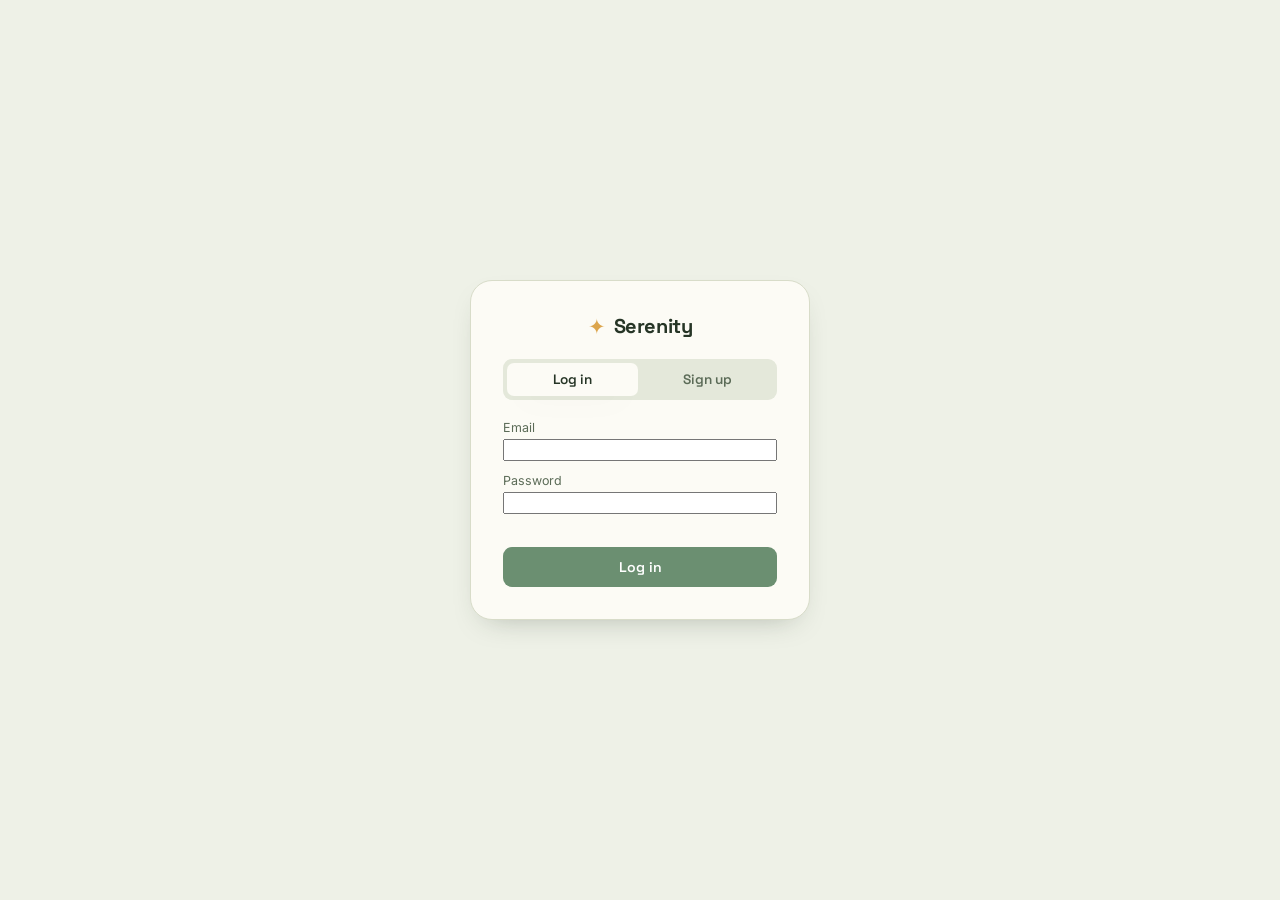
<file: sprout (serenity)-fullstack/index.html>
<!DOCTYPE html>
<html lang="en">
<head>
<meta charset="UTF-8">
<meta name="viewport" content="width=device-width, initial-scale=1.0">
<title>Serenity — Wellness Companion</title>
<link rel="preconnect" href="https://fonts.googleapis.com">
<link rel="preconnect" href="https://fonts.gstatic.com" crossorigin>
<link href="https://fonts.googleapis.com/css2?family=Space+Grotesk:wght@500;600;700&family=Inter:wght@400;500;600&family=IBM+Plex+Mono:wght@500&display=swap" rel="stylesheet">
<link rel="stylesheet" href="style.css">
</head>
<body>

<!-- AUTH SCREEN -->
<div class="auth-screen" id="authScreen">
  <div class="auth-card">
    <div class="brand" style="justify-content:center;margin-bottom:20px;">
      <span class="brand-mark">✦</span>
      <span class="brand-name">Serenity</span>
    </div>
    <div class="auth-tabs">
      <button class="auth-tab active" data-form="login">Log in</button>
      <button class="auth-tab" data-form="register">Sign up</button>
    </div>

    <form id="loginForm" class="auth-form active">
      <label class="field-label" for="loginEmail">Email</label>
      <input type="email" id="loginEmail" required>
      <label class="field-label" for="loginPassword">Password</label>
      <input type="password" id="loginPassword" required>
      <p class="auth-error" id="loginError"></p>
      <button class="btn btn-primary" type="submit">Log in</button>
    </form>

    <form id="registerForm" class="auth-form">
      <label class="field-label" for="registerName">Name</label>
      <input type="text" id="registerName" required>
      <label class="field-label" for="registerEmail">Email</label>
      <input type="email" id="registerEmail" required>
      <label class="field-label" for="registerPassword">Password (min 6 characters)</label>
      <input type="password" id="registerPassword" required>
      <p class="auth-error" id="registerError"></p>
      <button class="btn btn-primary" type="submit">Create account</button>
    </form>
  </div>
</div>

<!-- APP -->
<div class="app" id="appRoot" style="display:none">

  <aside class="sidebar">
    <div class="brand">
      <span class="brand-mark">✦</span>
      <span class="brand-name">Serenity</span>
    </div>

    <nav class="nav">
      <button class="nav-item active" data-tab="dashboard">
        <svg viewBox="0 0 24 24" fill="none" stroke="currentColor" stroke-width="1.6" stroke-linecap="round" stroke-linejoin="round"><path d="M3 11l9-7 9 7"/><path d="M5 10v9h5v-6h4v6h5v-9"/></svg>
        <span class="label-text">Dashboard</span>
      </button>
      <button class="nav-item" data-tab="mood">
        <svg viewBox="0 0 24 24" fill="none" stroke="currentColor" stroke-width="1.6" stroke-linecap="round" stroke-linejoin="round"><circle cx="12" cy="12" r="8.5"/><path d="M9 10h.01M15 10h.01"/><path d="M8.5 14.2c1 1.1 2.2 1.7 3.5 1.7s2.5-.6 3.5-1.7"/></svg>
        <span class="label-text">Mood</span>
      </button>
      <button class="nav-item" data-tab="health">
        <svg viewBox="0 0 24 24" fill="none" stroke="currentColor" stroke-width="1.6" stroke-linecap="round" stroke-linejoin="round"><path d="M20.8 8.3a4.3 4.3 0 0 0-7.3-3l-1.5 1.5-1.5-1.5a4.3 4.3 0 1 0-6 6L12 19l7.5-7.7c.8-.8 1.3-1.9 1.3-3Z"/></svg>
        <span class="label-text">Health</span>
      </button>
      <button class="nav-item" data-tab="nutrition">
        <svg viewBox="0 0 24 24" fill="none" stroke="currentColor" stroke-width="1.6" stroke-linecap="round" stroke-linejoin="round"><path d="M12 8c-3.3 0-5.5 2.8-5.5 6.3 0 3.7 2.6 6.7 4.6 6.7.9 0 1-.4 1.9-.4s1 .4 1.9.4c1.9 0 4.6-3.4 4.6-7 0-3.2-2.2-6-5.5-6Z"/><path d="M12 8c-.3-2.2.7-3.9 2.3-4.7"/></svg>
        <span class="label-text">Nutrition</span>
      </button>
      <button class="nav-item" data-tab="habits">
        <svg viewBox="0 0 24 24" fill="none" stroke="currentColor" stroke-width="1.6" stroke-linecap="round" stroke-linejoin="round"><circle cx="12" cy="12" r="8.5"/><path d="M8 12.5l2.5 2.5L16 9.5"/></svg>
        <span class="label-text">Habits</span>
      </button>
      <button class="nav-item" data-tab="companion">
        <svg viewBox="0 0 24 24" fill="none" stroke="currentColor" stroke-width="1.6" stroke-linecap="round" stroke-linejoin="round"><path d="M12 3.5c1.8 1.7 1.8 4.6 0 6.3-1.8-1.7-1.8-4.6 0-6.3Z"/><circle cx="12" cy="15" r="6"/></svg>
        <span class="label-text">Companion</span>
      </button>
      <button class="nav-item" data-tab="settings">
        <svg viewBox="0 0 24 24" fill="none" stroke="currentColor" stroke-width="1.6" stroke-linecap="round" stroke-linejoin="round"><circle cx="12" cy="12" r="2.8"/><path d="M19.4 13.5a7.3 7.3 0 0 0 0-3l1.9-1.4-2-3.3-2.2.9a7.3 7.3 0 0 0-2.6-1.5L14.1 3H9.9l-.4 2.2a7.3 7.3 0 0 0-2.6 1.5l-2.2-.9-2 3.3L4.6 10.5a7.3 7.3 0 0 0 0 3L2.7 14.9l2 3.3 2.2-.9c.8.7 1.6 1.2 2.6 1.5l.4 2.2h4.2l.4-2.2c1-.3 1.8-.8 2.6-1.5l2.2.9 2-3.3-1.9-1.4Z"/></svg>
        <span class="label-text">Settings</span>
      </button>
    </nav>

    <div class="sidebar-pet quick-link" data-tab="companion">
      <span class="sidebar-pet-face" id="sidebarPetFace">🌱</span>
      <div class="sidebar-pet-info">
        <span class="sidebar-pet-name" id="sidebarPetName">Pip</span>
        <span class="sidebar-pet-points"><span id="sidebarPoints">0</span> pts</span>
      </div>
    </div>
    <button class="logout-btn" id="logoutBtn">Log out</button>
  </aside>

  <main class="main">

    <!-- DASHBOARD -->
    <section class="screen active" id="screen-dashboard">
      <div class="screen-header">
        <h1 id="dashGreeting">Good morning</h1>
        <p>Here's how today is shaping up.</p>
      </div>
      <div class="card-grid">
        <div class="card pet-mini-card quick-link" data-tab="companion">
          <span class="pet-mini-face" id="dashPetFace">🌱</span>
          <div class="pet-mini-info">
            <h3>Serene is feeling</h3>
            <div class="stat-value small" id="dashCareLabel">Content</div>
          </div>
        </div>
        <div class="card">
          <h3>Points</h3>
          <div class="stat-value" id="dashPoints">0</div>
        </div>
        <div class="card">
          <h3>Water</h3>
          <div class="ring" id="dashWaterRing" style="--pct:0">
            <div class="ring-inner"><span id="dashWaterCups">0</span>/<span id="dashWaterGoal">8</span></div>
          </div>
          <div class="form-row tight" style="justify-content:center">
            <button class="btn-icon" id="waterMinus">–</button>
            <button class="btn-icon" id="waterPlus">+</button>
          </div>
        </div>
        <div class="card">
          <h3>Mood today</h3>
          <div class="stat-value" id="dashMood">—</div>
        </div>
        <div class="card">
          <h3>Sleep last night</h3>
          <div class="stat-value" id="dashSleep">—</div>
        </div>
        <div class="card">
          <h3>Habits done</h3>
          <div class="stat-value" id="dashHabits">0 / 0</div>
        </div>
        <div class="card card-wide">
          <h3>Quick log</h3>
          <div class="quick-actions">
            <button class="btn btn-primary quick-link" data-tab="mood">Log mood</button>
            <button class="btn btn-ghost quick-link" data-tab="health">Log sleep / workout</button>
            <button class="btn btn-ghost quick-link" data-tab="nutrition">Log a meal</button>
            <button class="btn btn-ghost quick-link" data-tab="habits">Check off habits</button>
          </div>
        </div>
      </div>
    </section>

    <!-- MOOD -->
    <section class="screen" id="screen-mood">
      <div class="screen-header">
        <h1>Mood</h1>
        <p>Check in with how you're feeling right now.</p>
      </div>
      <div class="card-grid">
        <div class="card card-wide">
          <h3>Today's check-in</h3>
          <div class="mood-faces" id="moodFaces"></div>
          <label class="field-label" for="moodNote">Note (optional)</label>
          <textarea id="moodNote" placeholder="What's on your mind?"></textarea>
          <div class="form-row" style="margin-top:12px">
            <button class="btn btn-primary" id="saveMoodBtn">Save check-in</button>
          </div>
        </div>
        <div class="card card-wide">
          <h3>Last 14 days</h3>
          <div class="bar-row" id="moodHistory"></div>
        </div>
        <div class="card card-wide">
          <h3>Recent entries</h3>
          <ul class="entry-list" id="moodEntryList"></ul>
        </div>
      </div>
    </section>

    <!-- HEALTH -->
    <section class="screen" id="screen-health">
      <div class="screen-header">
        <h1>Health</h1>
        <p>Water, sleep, and movement.</p>
      </div>
      <div class="card-grid">
        <div class="card">
          <h3>Water today</h3>
          <div class="ring" id="waterRingHealth" style="--pct:0">
            <div class="ring-inner"><span id="waterCupsToday">0</span>/<span id="waterGoalToday">8</span></div>
          </div>
          <div class="form-row tight" style="justify-content:center">
            <button class="btn-icon" id="waterMinusHealth">–</button>
            <button class="btn-icon" id="waterPlusHealth">+</button>
          </div>
          <div class="bar-row" id="waterHistory"></div>
        </div>
        <div class="card">
          <h3>Sleep last night</h3>
          <div class="form-row">
            <div style="flex:1">
              <label class="field-label" for="sleepHours">Hours</label>
              <input type="number" id="sleepHours" min="0" max="14" step="0.5" placeholder="7.5">
            </div>
            <div style="flex:1">
              <label class="field-label" for="sleepQuality">Quality</label>
              <select id="sleepQuality">
                <option>Poor</option>
                <option selected>Okay</option>
                <option>Great</option>
              </select>
            </div>
          </div>
          <button class="btn btn-primary" id="saveSleepBtn">Save sleep</button>
          <div class="bar-row" id="sleepHistory"></div>
        </div>
        <div class="card card-wide">
          <h3>Log a workout</h3>
          <div class="form-row">
            <select id="workoutType">
              <option>Cardio</option>
              <option>Strength</option>
              <option>Yoga</option>
              <option>Walk</option>
              <option>Other</option>
            </select>
            <input type="number" id="workoutDuration" placeholder="Minutes" min="1">
            <button class="btn btn-primary" id="addWorkoutBtn">Add</button>
          </div>
          <ul class="entry-list" id="workoutList"></ul>
        </div>
      </div>
    </section>

    <!-- NUTRITION -->
    <section class="screen" id="screen-nutrition">
      <div class="screen-header">
        <h1>Nutrition</h1>
        <p>Keep a light log of what you're eating.</p>
      </div>
      <div class="card-grid">
        <div class="card">
          <h3>Today</h3>
          <div class="stat-value" id="mealsTodayCount">0</div>
          <span class="tag tag-neutral" id="mealBalanceTag">Log a few more meals</span>
        </div>
        <div class="card card-wide">
          <h3>Log a meal</h3>
          <div class="form-row">
            <input type="text" id="mealName" placeholder="What did you eat?">
            <select id="mealType">
              <option>Breakfast</option>
              <option>Lunch</option>
              <option>Dinner</option>
              <option>Snack</option>
            </select>
            <button class="btn btn-primary" id="addMealBtn">Add</button>
          </div>
          <ul class="entry-list" id="mealList"></ul>
        </div>
      </div>
    </section>

    <!-- HABITS -->
    <section class="screen" id="screen-habits">
      <div class="screen-header">
        <h1>Habits</h1>
        <p>Small, repeatable wins — each one feeds Sprout too.</p>
      </div>
      <div class="card-grid">
        <div class="card card-wide">
          <h3>Today</h3>
          <ul class="entry-list" id="habitList"></ul>
          <div class="form-row" style="margin-top:14px">
            <input type="text" id="newHabitName" placeholder="Add a new habit">
            <button class="btn btn-primary" id="addHabitBtn">Add</button>
          </div>
        </div>
      </div>
    </section>

    <!-- COMPANION -->
    <section class="screen" id="screen-companion">
      <div class="screen-header">
        <h1>Companion</h1>
        <p>How you take care of yourself is how Sprout does too.</p>
      </div>
      <div class="card-grid">
        <div class="card card-wide">
          <div class="pet-stage">
            <svg id="petSvg" class="mood-happy" viewBox="0 0 200 200" width="180" height="180" aria-hidden="true">
              <ellipse class="pet-shadow" cx="100" cy="178" rx="55" ry="9"/>
              <path class="pet-leaf" d="M90 55 C70 40 70 15 85 5 C95 25 95 45 90 55Z"/>
              <path class="pet-leaf" d="M110 55 C130 40 130 15 115 5 C105 25 105 45 110 55Z"/>
              <ellipse class="pet-body" cx="100" cy="122" rx="58" ry="52"/>
              <circle class="pet-cheek" cx="72" cy="130" r="9"/>
              <circle class="pet-cheek" cx="128" cy="130" r="9"/>
              <circle class="pet-eye" cx="84" cy="114" r="6"/>
              <circle class="pet-eye" cx="116" cy="114" r="6"/>
              <path id="petMouth" class="pet-mouth" d="M78 128 Q100 148 122 128"/>
            </svg>
            <div class="pet-accessory-badge" id="petAccessoryBadge"></div>
          </div>
          <div class="companion-headline">
            <h2 id="companionName">Pip</h2>
            <p><span id="companionStatus">Content</span> · score <span id="companionScore" class="mono">0</span>/100 · <span id="companionPoints" class="mono">0</span> pts</p>
          </div>
          <div class="factor-grid">
            <div class="factor">
              <div class="factor-label">Water</div>
              <div class="factor-value" id="factorWater">0 / 8 cups</div>
            </div>
            <div class="factor">
              <div class="factor-label">Mood</div>
              <div class="factor-value" id="factorMood">Not logged yet</div>
            </div>
            <div class="factor">
              <div class="factor-label">Sleep</div>
              <div class="factor-value" id="factorSleep">Not logged yet</div>
            </div>
            <div class="factor">
              <div class="factor-label">Habits</div>
              <div class="factor-value" id="factorHabits">0 / 0</div>
            </div>
          </div>
        </div>
        <div class="card card-wide">
          <h3>Accessories</h3>
          <div class="accessory-grid" id="accessoryGrid"></div>
        </div>
      </div>
    </section>

    <!-- SETTINGS -->
    <section class="screen" id="screen-settings">
      <div class="screen-header">
        <h1>Settings</h1>
        <p>Tune the app to fit you.</p>
      </div>
      <div class="card-grid">
        <div class="card card-wide">
          <div class="settings-row">
            <div>
              <label class="field-label" for="petNameInput">Companion name</label>
              <input type="text" id="petNameInput">
            </div>
            <button class="btn btn-ghost" id="savePetNameBtn">Save</button>
          </div>
          <div class="settings-row">
            <div>
              <label class="field-label" for="waterGoalInput">Daily water goal (cups)</label>
              <input type="number" id="waterGoalInput" min="1" max="20">
            </div>
            <button class="btn btn-ghost" id="saveWaterGoalBtn">Save</button>
          </div>
          <div class="settings-row">
            <label class="switch">
              <input type="checkbox" id="darkModeToggle">
              <span>Dark mode</span>
            </label>
          </div>
          <div class="settings-row">
            <div>
              <div style="font-weight:600">Reset all data</div>
              <div class="field-label" style="margin-top:2px">Clears every log, habit, and unlocked accessory.</div>
            </div>
            <button class="btn btn-ghost" id="resetDataBtn" style="color:var(--accent-rose)">Reset</button>
          </div>
        </div>
      </div>
    </section>

  </main>
</div>

<div class="toast" id="toast"></div>

<script src="app-prototype.js"></script>
</body>
</html>
</file>
<file: sprout (serenity)-fullstack/style.css>
:root {
  --bg: #EEF1E7;
  --surface: #FCFBF5;
  --surface-alt: #E4E8DA;
  --ink: #263526;
  --ink-soft: #5B6B57;
  --border: #D8DCC9;
  --accent-amber: #DCA54C;
  --accent-sage: #6B8F71;
  --accent-water: #5B8AA6;
  --accent-lavender: #8983AD;
  --accent-rose: #C77B78;
  --radius-lg: 22px;
  --radius-md: 14px;
  --radius-sm: 9px;
  --shadow: 0 12px 30px -16px rgba(38, 53, 38, 0.35);
  --font-display: 'Space Grotesk', sans-serif;
  --font-body: 'Inter', sans-serif;
  --font-mono: 'IBM Plex Mono', monospace;
}

body.dark {
  --bg: #141C17;
  --surface: #1E2921;
  --surface-alt: #263329;
  --ink: #E9F0E4;
  --ink-soft: #9FB29A;
  --border: #33422F;
  --shadow: 0 12px 30px -16px rgba(0, 0, 0, 0.55);
}

* { box-sizing: border-box; }

html, body { height: 100%; }

body {
  margin: 0;
  background: var(--bg);
  color: var(--ink);
  font-family: var(--font-body);
  transition: background .3s ease, color .3s ease;
  -webkit-font-smoothing: antialiased;
}

button, input, select, textarea { font-family: inherit; }

:focus-visible {
  outline: 2px solid var(--accent-water);
  outline-offset: 2px;
}

h1, h2, h3 { font-family: var(--font-display); margin: 0; color: var(--ink); }

.mono { font-family: var(--font-mono); }

.app {
  display: grid;
  grid-template-columns: 232px 1fr;
  min-height: 100vh;
}

/* ---------- sidebar ---------- */

.sidebar {
  background: var(--surface);
  border-right: 1px solid var(--border);
  display: flex;
  flex-direction: column;
  padding: 24px 16px;
  gap: 20px;
}

.brand {
  display: flex;
  align-items: center;
  gap: 8px;
  padding: 0 8px;
}

.brand-mark {
  font-size: 1.3rem;
  color: var(--accent-amber);
}

.brand-name {
  font-family: var(--font-display);
  font-weight: 700;
  font-size: 1.25rem;
  letter-spacing: -0.02em;
}

.nav {
  display: flex;
  flex-direction: column;
  gap: 4px;
  flex: 1;
}

.nav-item {
  display: flex;
  align-items: center;
  gap: 10px;
  padding: 10px 12px;
  border: none;
  background: transparent;
  color: var(--ink-soft);
  border-radius: var(--radius-sm);
  font-size: 0.92rem;
  font-weight: 500;
  cursor: pointer;
  text-align: left;
  transition: background .18s ease, color .18s ease;
}

.nav-item svg { width: 18px; height: 18px; flex-shrink: 0; }

.nav-item:hover { background: var(--surface-alt); color: var(--ink); }

.nav-item.active {
  background: var(--accent-sage);
  color: #fff;
}

.sidebar-pet {
  display: flex;
  align-items: center;
  gap: 10px;
  padding: 10px 12px;
  border-radius: var(--radius-md);
  background: var(--surface-alt);
  cursor: pointer;
  border: 1px solid var(--border);
}

.sidebar-pet-face { font-size: 1.4rem; }

.sidebar-pet-info { display: flex; flex-direction: column; line-height: 1.25; }

.sidebar-pet-name { font-weight: 600; font-size: 0.85rem; }

.sidebar-pet-points { font-family: var(--font-mono); font-size: 0.75rem; color: var(--ink-soft); }

/* ---------- main ---------- */

.main {
  padding: 32px 40px 80px;
  overflow-y: auto;
  max-width: 1000px;
}

.screen { display: none; animation: fadeIn .25s ease; }
.screen.active { display: block; }

@keyframes fadeIn { from { opacity: 0; transform: translateY(4px); } to { opacity: 1; transform: translateY(0); } }

.screen-header { margin-bottom: 24px; }
.screen-header h1 { font-size: 1.7rem; margin-bottom: 4px; }
.screen-header p { color: var(--ink-soft); margin: 0; font-size: 0.95rem; }

.card-grid {
  display: grid;
  grid-template-columns: repeat(auto-fit, minmax(220px, 1fr));
  gap: 18px;
}

.card {
  background: var(--surface);
  border: 1px solid var(--border);
  border-radius: var(--radius-lg);
  padding: 22px;
  box-shadow: var(--shadow);
}

.card h3 {
  font-size: 0.78rem;
  text-transform: uppercase;
  letter-spacing: 0.06em;
  color: var(--ink-soft);
  font-weight: 600;
  margin-bottom: 14px;
}

.card-wide { grid-column: 1 / -1; }

/* ---------- buttons & forms ---------- */

.btn {
  font-family: var(--font-display);
  font-weight: 600;
  font-size: 0.88rem;
  border: none;
  border-radius: var(--radius-sm);
  padding: 10px 16px;
  cursor: pointer;
  transition: transform .12s ease, opacity .12s ease;
}

.btn:active { transform: scale(0.97); }
.btn:disabled { opacity: 0.4; cursor: not-allowed; }

.btn-primary { background: var(--accent-sage); color: #fff; }
.btn-amber { background: var(--accent-amber); color: #2A2010; }
.btn-ghost { background: var(--surface-alt); color: var(--ink); }
.btn-icon {
  width: 34px; height: 34px; border-radius: 50%;
  display: inline-flex; align-items: center; justify-content: center;
  background: var(--surface-alt); border: 1px solid var(--border); color: var(--ink);
  font-size: 1.1rem; cursor: pointer; font-family: var(--font-body);
}

.form-row { display: flex; gap: 10px; margin-bottom: 12px; flex-wrap: wrap; }
.form-row.tight { margin-bottom: 0; }

input[type="text"], input[type="number"], select, textarea {
  background: var(--surface-alt);
  border: 1px solid var(--border);
  color: var(--ink);
  border-radius: var(--radius-sm);
  padding: 9px 12px;
  font-size: 0.9rem;
  flex: 1;
  min-width: 100px;
}

textarea { resize: vertical; min-height: 60px; width: 100%; }

label.field-label { font-size: 0.78rem; color: var(--ink-soft); display: block; margin-bottom: 4px; }

.switch { display: inline-flex; align-items: center; gap: 10px; cursor: pointer; }
.switch input { width: 40px; height: 22px; }

/* ---------- rings & bars ---------- */

.ring {
  width: 92px; height: 92px; border-radius: 50%;
  background: conic-gradient(var(--accent-water) calc(var(--pct, 0) * 1%), var(--surface-alt) 0);
  display: grid; place-items: center;
  margin: 0 auto 10px;
}

.ring-inner {
  width: 68px; height: 68px; border-radius: 50%;
  background: var(--surface);
  display: flex; align-items: center; justify-content: center;
  font-family: var(--font-mono); font-size: 0.82rem;
}

.bar-row { display: flex; gap: 8px; align-items: flex-end; height: 80px; margin-top: 10px; }
.bar-col { display: flex; flex-direction: column; align-items: center; gap: 6px; flex: 1; }
.bar { width: 12px; border-radius: 4px 4px 0 0; background: var(--accent-sage); min-height: 3px; }
.bar-water { background: var(--accent-water); }
.bar-sleep { background: var(--accent-lavender); }
.bar-label { font-size: 0.65rem; color: var(--ink-soft); }

/* ---------- dashboard ---------- */

.stat-row { display: flex; align-items: baseline; justify-content: space-between; }
.stat-value { font-family: var(--font-mono); font-size: 1.6rem; }
.stat-value.small { font-size: 1.3rem; }

.quick-actions { display: flex; gap: 10px; flex-wrap: wrap; margin-top: 16px; }

.pet-mini-card {
  display: flex; align-items: center; gap: 16px; cursor: pointer;
}
.pet-mini-face { font-size: 2.4rem; }
.pet-mini-info h3 { margin-bottom: 2px; }

/* ---------- mood ---------- */

.mood-faces { display: flex; gap: 10px; flex-wrap: wrap; margin-bottom: 16px; }

.mood-face {
  display: flex; flex-direction: column; align-items: center; gap: 4px;
  background: var(--surface-alt); border: 2px solid transparent; border-radius: var(--radius-md);
  padding: 10px 14px; cursor: pointer;
}
.mood-face.selected { border-color: var(--accent-sage); background: var(--surface); }
.mood-emoji { font-size: 1.5rem; }
.mood-label { font-size: 0.7rem; color: var(--ink-soft); }

/* ---------- lists ---------- */

ul.entry-list { list-style: none; margin: 0; padding: 0; display: flex; flex-direction: column; gap: 8px; }
ul.entry-list li {
  display: flex; justify-content: space-between; gap: 10px;
  background: var(--surface-alt); padding: 10px 14px; border-radius: var(--radius-sm);
  font-size: 0.87rem;
}
.entry-note { color: var(--ink-soft); font-size: 0.8rem; text-align: right; }
li.empty { color: var(--ink-soft); font-style: italic; background: transparent; padding-left: 0; }

/* ---------- habits ---------- */

.habit-row { align-items: center; }
.habit-check {
  width: 26px; height: 26px; border-radius: 50%; border: 2px solid var(--accent-sage);
  background: transparent; color: #fff; cursor: pointer; flex-shrink: 0; font-size: 0.8rem;
}
.habit-check.checked { background: var(--accent-sage); }
.habit-name { flex: 1; }
.habit-streak { font-family: var(--font-mono); font-size: 0.78rem; color: var(--ink-soft); }
.habit-remove { border: none; background: transparent; color: var(--ink-soft); cursor: pointer; font-size: 0.85rem; }

/* ---------- tags ---------- */

.tag {
  display: inline-block; padding: 4px 10px; border-radius: 999px; font-size: 0.75rem; font-weight: 600;
}
.tag-good { background: rgba(107,143,113,0.18); color: var(--accent-sage); }
.tag-neutral { background: var(--surface-alt); color: var(--ink-soft); }

/* ---------- companion / pet ---------- */

.pet-stage {
  position: relative; display: flex; justify-content: center; align-items: center;
  padding: 20px 0 10px;
}

.pet-stage svg { animation: breathe 3.6s ease-in-out infinite; }

@keyframes breathe {
  0%, 100% { transform: translateY(0) scale(1); }
  50% { transform: translateY(-5px) scale(1.015); }
}

.pet-leaf { fill: var(--accent-sage); }
.pet-shadow { fill: rgba(0,0,0,0.08); }
.pet-body { fill: var(--accent-sage); transition: fill .5s ease; }
.pet-cheek { fill: var(--accent-rose); opacity: 0.35; }
.pet-eye { fill: var(--ink); }
.pet-mouth { fill: none; stroke: var(--ink); stroke-width: 4; stroke-linecap: round; transition: d .3s ease; }

svg.mood-neutral .pet-body { fill: #C9B77E; }
svg.mood-sad .pet-body { fill: var(--accent-rose); }

.pet-accessory-badge {
  position: absolute; right: calc(50% - 90px); bottom: 12px;
  width: 42px; height: 42px; border-radius: 50%;
  background: var(--surface); border: 2px solid var(--border);
  align-items: center; justify-content: center; font-size: 20px;
  display: none; box-shadow: var(--shadow);
}

.companion-headline { text-align: center; margin-bottom: 6px; }
.companion-headline h2 { font-size: 1.4rem; }
.companion-headline p { color: var(--ink-soft); margin: 4px 0 0; font-size: 0.88rem; }

.factor-grid {
  display: grid; grid-template-columns: repeat(auto-fit, minmax(140px, 1fr)); gap: 10px; margin-top: 16px;
}
.factor {
  background: var(--surface-alt); border-radius: var(--radius-sm); padding: 10px 12px;
}
.factor-label { font-size: 0.7rem; color: var(--ink-soft); text-transform: uppercase; letter-spacing: 0.04em; }
.factor-value { font-family: var(--font-mono); font-size: 1rem; margin-top: 2px; }

.accessory-grid {
  display: grid; grid-template-columns: repeat(auto-fill, minmax(130px, 1fr)); gap: 12px; margin-top: 14px;
}
.acc-card {
  background: var(--surface-alt); border-radius: var(--radius-md); padding: 14px; text-align: center;
  display: flex; flex-direction: column; align-items: center; gap: 6px; border: 1px solid var(--border);
}
.acc-card.locked { opacity: 0.65; }
.acc-emoji { font-size: 1.7rem; }
.acc-name { font-size: 0.8rem; font-weight: 600; }
.acc-hint { font-size: 0.68rem; color: var(--ink-soft); }
.acc-btn {
  font-family: var(--font-display); font-size: 0.72rem; font-weight: 600;
  border: none; border-radius: 999px; padding: 6px 12px; cursor: pointer;
  background: var(--accent-amber); color: #2A2010;
}
.acc-btn.equipped { background: var(--accent-sage); color: #fff; }
.acc-btn:disabled { opacity: 0.4; cursor: not-allowed; }

/* ---------- settings ---------- */

.settings-row {
  display: flex; align-items: flex-end; justify-content: space-between; gap: 14px;
  padding: 14px 0; border-bottom: 1px solid var(--border); flex-wrap: wrap;
}
.settings-row:last-child { border-bottom: none; }

/* ---------- auth screen ---------- */

.auth-screen {
  min-height: 100vh; display: flex; align-items: center; justify-content: center;
  background: var(--bg); padding: 20px;
}
.auth-card {
  background: var(--surface); border: 1px solid var(--border); border-radius: var(--radius-lg);
  box-shadow: var(--shadow); padding: 32px; width: 100%; max-width: 340px;
}
.auth-tabs {
  display: flex; gap: 4px; margin-bottom: 20px; background: var(--surface-alt);
  border-radius: var(--radius-sm); padding: 4px;
}
.auth-tab {
  flex: 1; padding: 8px; border: none; background: transparent; cursor: pointer;
  border-radius: calc(var(--radius-sm) - 2px); font-family: var(--font-display);
  font-weight: 600; font-size: 0.85rem; color: var(--ink-soft);
}
.auth-tab.active { background: var(--surface); color: var(--ink); box-shadow: var(--shadow); }
.auth-form { display: none; flex-direction: column; }
.auth-form.active { display: flex; }
.auth-form input { width: 100%; margin-bottom: 12px; }
.auth-error { color: var(--accent-rose); font-size: 0.8rem; min-height: 1.1em; margin: -4px 0 10px; }
.auth-form .btn { width: 100%; padding: 11px; }

.logout-btn {
  width: 100%; margin-top: 6px; font-size: 0.78rem; color: var(--ink-soft);
  background: transparent; border: 1px solid var(--border); border-radius: var(--radius-sm);
  padding: 7px; cursor: pointer; font-family: var(--font-body);
}
.logout-btn:hover { background: var(--surface-alt); color: var(--ink); }

/* ---------- toast ---------- */

.toast {
  position: fixed; bottom: 24px; left: 50%; transform: translateX(-50%) translateY(20px);
  background: var(--ink); color: var(--bg); padding: 12px 20px; border-radius: 999px;
  font-size: 0.85rem; opacity: 0; pointer-events: none; transition: opacity .25s ease, transform .25s ease;
  box-shadow: var(--shadow); z-index: 50;
}
.toast.show { opacity: 1; transform: translateX(-50%) translateY(0); }

/* ---------- responsive ---------- */

@media (max-width: 780px) {
  .app { grid-template-columns: 1fr; grid-template-rows: auto 1fr; }
  .sidebar {
    flex-direction: row; align-items: center; padding: 12px 14px; border-right: none;
    border-bottom: 1px solid var(--border); overflow-x: auto; gap: 12px;
  }
  .brand { padding: 0; }
  .nav { flex-direction: row; flex: none; gap: 2px; }
  .nav-item span.label-text { display: none; }
  .nav-item { padding: 8px; }
  .sidebar-pet { margin-left: auto; }
  .sidebar-pet-info { display: none; }
  .main { padding: 20px 16px 70px; }
}

@media (prefers-reduced-motion: reduce) {
  .pet-stage svg { animation: none; }
  .screen { animation: none; }
  .toast { transition: none; }
}
</file>
